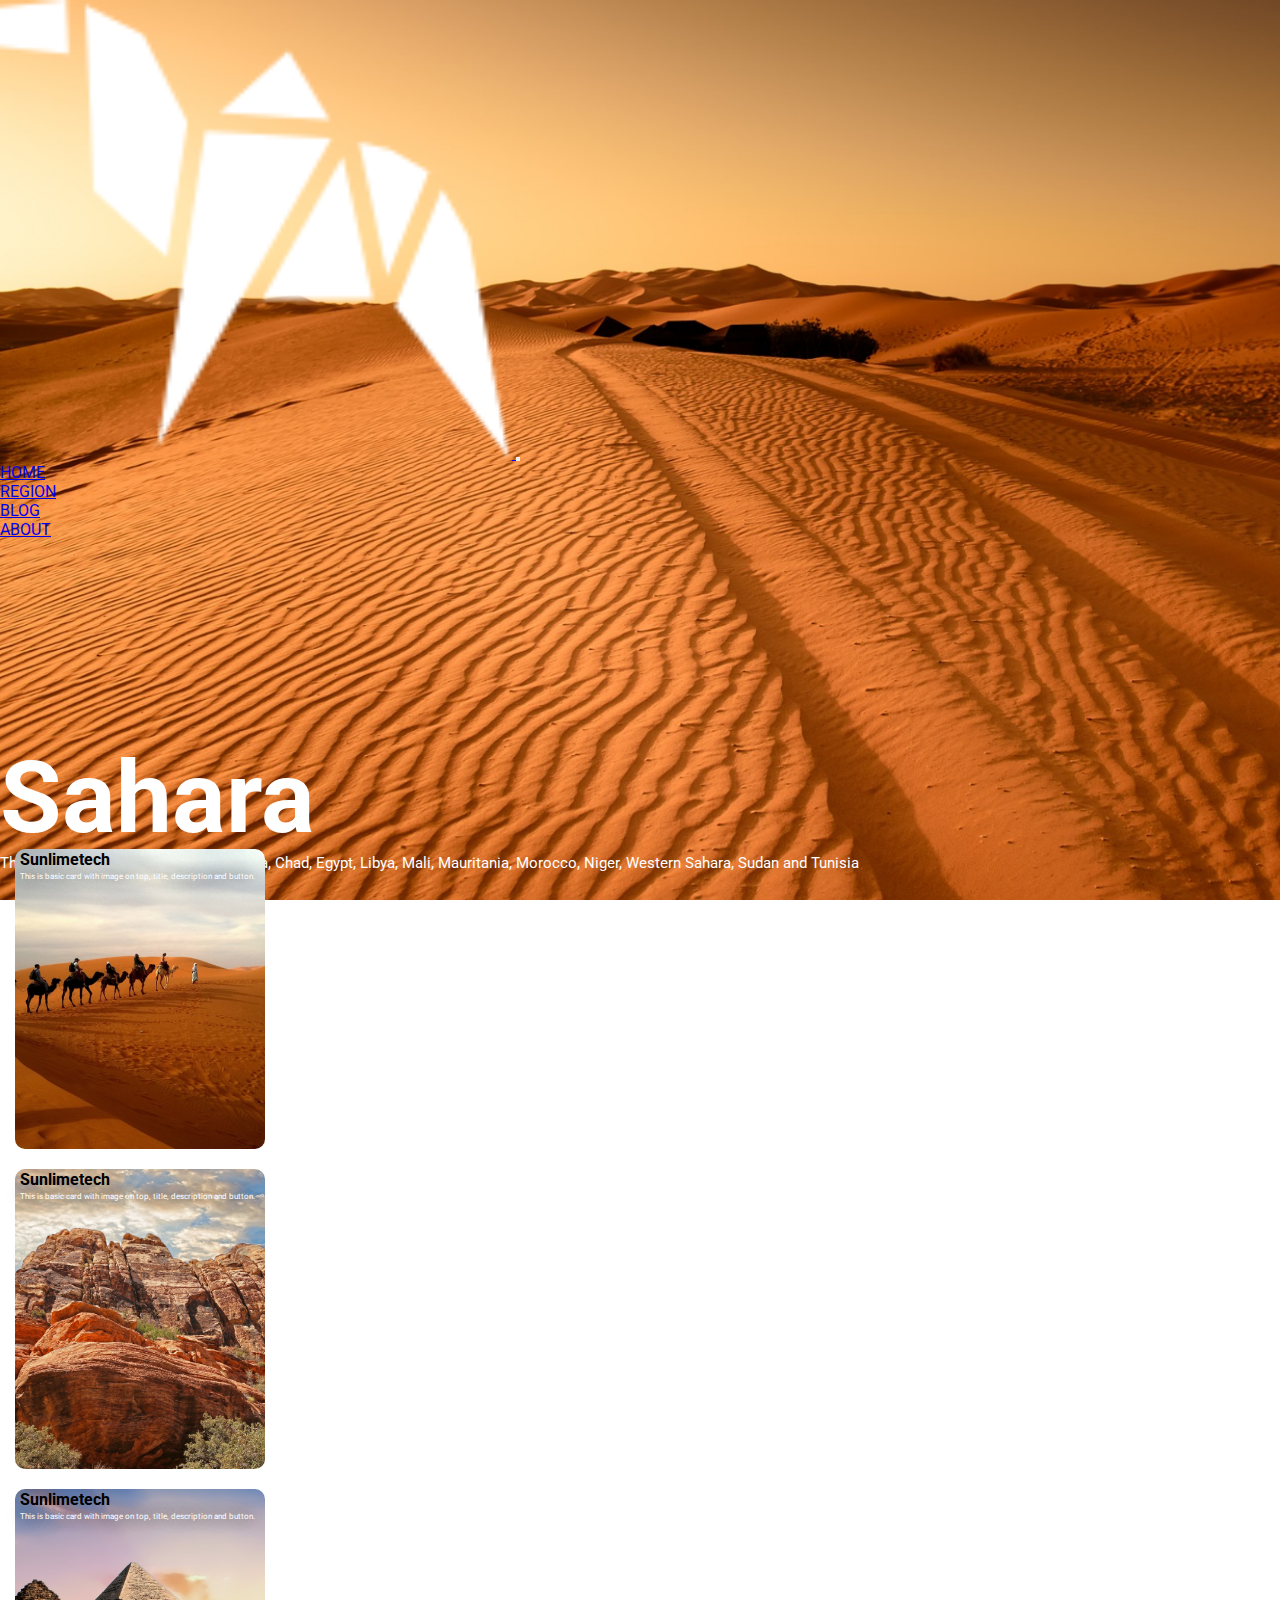
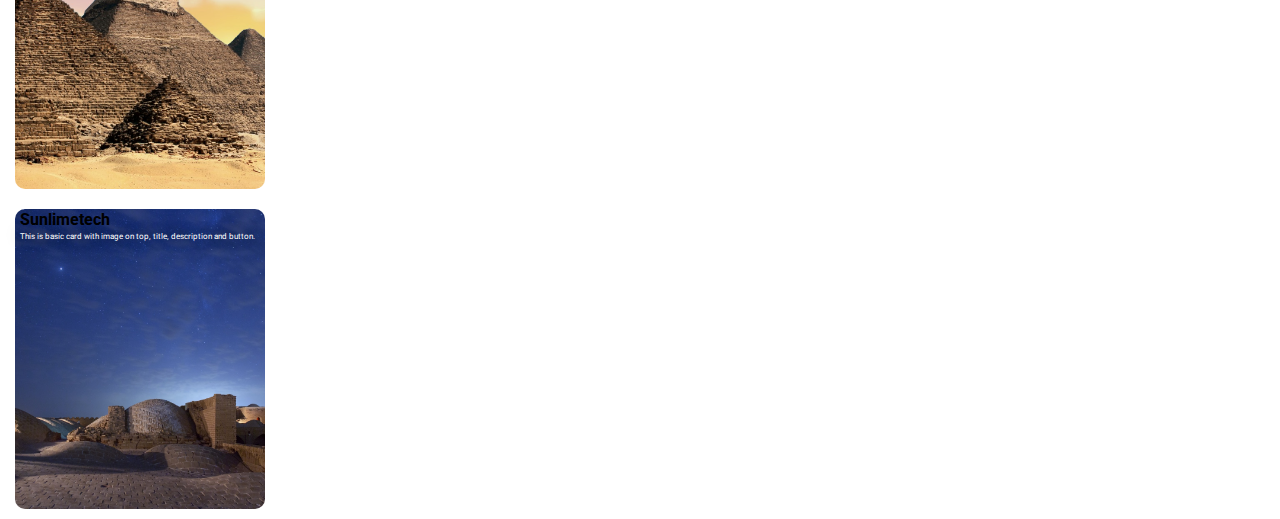
<file: index.html>
<!DOCTYPE html>
<html lang="en">

<head>
    <meta charset="UTF-8">
    <meta http-equiv="X-UA-Compatible" content="IE=edge">
    <meta name="viewport" content="width=device-width, initial-scale=1.0">
    <title>Document</title>

    <link href="https://cdn.jsdelivr.net/npm/bootstrap@5.1.1/dist/css/bootstrap.min.css" rel="stylesheet"
        integrity="sha384-F3w7mX95PdgyTmZZMECAngseQB83DfGTowi0iMjiWaeVhAn4FJkqJByhZMI3AhiU" crossorigin="anonymous">
    <link href="https://fonts.googleapis.com/css2?family=Roboto:wght@300&display=swap" rel="stylesheet">

    <style>
        *{
            margin: 0;
            padding: 0;
            font-family: 'Roboto', sans-serif;

        }

        body {
            width: 100%;
            height: 100vh;
            background-image: url('images/background.png');
            background-size: cover;
            background-repeat: no-repeat;

            
        }

        .logo {
            width: 40%;
        }

        
        h1{
            color:#fff;
            font-size: 100px;

        }

        p{
            color: #fff;
            font-size: 15px;
            line-height: 15px;
        }

        #button{
            width: 180px;
            color: #000;
            font-size: 12px;
            padding: 12px 0;
            background: #fff;
            border: 0;
            border-radius: 20px;
            outline: none;
            margin-top: 30px;
        }
                
        .card{
            width: 250px;
            height: 300px;
            display: inline-block;
            border-radius: 10px;
            padding: 1px 5px;
            box-sizing: border-box;
            cursor: pointer;
            margin: 10px 15px;

            background-position: center;
            background-size: cover;

            transition: 0.5s;
        }

        #card1{
                background-image: url(images/pic-1.png);
        }

        #card2{
            background-image: url(images/pic-2.png);
        }

        #card3{
            background-image: url(images/pic-3.png);
        }

        #card4{
            background-image: url(images/pic-4.png);
        }

        .card:hover {
            transform: translateY(-10px);
        }

        h5{
            color: #fff;
            text-shadow: 0 0 5px #999;
        }

        .card p{
            text-shadow: 0 0 15px #000;
            font-size: 8px;
        }

        @media (max-width: 760px) { 
            #row1{
                margin-top: 180px;
              
                display: flex;
                justify-content: center;
                flex-direction: row;
            }

    
        }

        @media (max-width: 760px) { 
            #row2{
                margin-top: 180px;
                display: flex;
                justify-content: center;
                flex-direction: row;
            }
        }

        @media (max-width: 573px) { 
            #row2{
                margin-top: 10px;
                
            }

            #row3{
                display: flex;
                justify-content: center;
                flex-direction: row;
            }

            #row4{
                display: flex;
                justify-content: center;
                flex-direction: row;
            }
        }


 
    </style>
</head>

<body>
    <nav class="navbar navbar-expand-lg navbar-dark p-md-3">
        <div class="container">
            <!-- <a href="#" class="navbar-brand" > Web</a> -->
            <a class="navbar-brand" href="#"> <img src="images/logo.png" class="logo"> </a>
            <button class="navbar-toggler" type="button" data-bs-toggle="collapse" data-bs-target="#navbarNav"
                aria-controls="navbarNav" aria-expanded="false" aria-label="Toggle navigation">
                <span class="navbar-toggler-icon"></span>
            </button>

            <div class="collapse navbar-collapse" id="navbarNav">
                <div class="mx-auto">

                </div>
                <ul class="navbar-nav">
                    <li class="nav-item">
                        <a href="#" class="nav-link text-white">HOME</a>
                    </li>
                    <li class="nav-item">
                        <a href="#" class="nav-link text-white">REGION</a>
                    </li>
                    <li class="nav-item">
                        <a href="#" class="nav-link text-white">BLOG</a>
                    </li>
                    <li class="nav-item">
                        <a href="#" class="nav-link text-white">ABOUT</a>
                    </li>
                </ul>
            </div>



        </div>
    </nav>

    <div class="container" style="margin-top:100px">
        <!-- Banner Image -->
        <!--  <div class="banner-image w-100 vh-100 d-flex justify-content-center align-items-center">

                <div class="content text-center">
                    <div class="text-white">
                        WEbX
                    </div>
                </div>
            </div> -->

        <div class="row">

            <div class="col-xs-12 col-sm-12 col-md-7" style="height:100px; margin-top: 200px;"> 
                <h1>Sahara</h1>
                <p>The Sahara covers large parts of Algeria, Chad,
                Egypt, Libya, Mali, Mauritania, Morocco, Niger, Western Sahara, Sudan and Tunisia
                    </p>        
    
                <button type="button" id="button">Explore</button>   
               
                    
               
            </div>
            
            <div class="col-xs-12 col-sm-6 col-md-3" id="row1">
                <div class="card" id="card1">
                    <div class="card-body text-center">
                        
                        <h4 class="card-title">Sunlimetech</h4>
                        <p class="card-text">This is basic card with image on top, title, description and button.</p>
                        <a href=" " class="btn btn-primary btn-sm"><i class="fa fa-plus"></i></a>
                    </div>
                </div>
            </div>

            <div class="col-xs-12 col-sm-6 col-md-2" id="row2">
                <div class="card" id="card2">
                    <div class="card-body text-center">
                        
                        <h4 class="card-title">Sunlimetech</h4>
                        <p class="card-text">This is basic card with image on top, title, description and button.</p>
                        <a href=" " class="btn btn-primary btn-sm"><i class="fa fa-plus"></i></a>
                    </div>
                </div>
            </div>

        </div>

        <div class="row">

            <div class="col-xs-12 col-sm-12 col-md-7" id="row3"> 
             
            </div>
            
            <div class="col-xs-12 col-sm-6 col-md-3" id="row2">
                <div class="card" id="card3">
                    <div class="card-body text-center">
                        
                        <h4 class="card-title">Sunlimetech</h4>
                        <p class="card-text">This is basic card with image on top, title, description and button.</p>
                        <a href=" " class="btn btn-primary btn-sm"><i class="fa fa-plus"></i></a>
                    </div>
                </div>
            </div>

            <div class="col-xs-12 col-sm-6 col-md-2" id="row2">
                <div class="card" id="card4">
                    <div class="card-body text-center">
                        
                        <h4 class="card-title">Sunlimetech</h4>
                        <p class="card-text">This is basic card with image on top, title, description and button.</p>
                        <a href=" " class="btn btn-primary btn-sm"><i class="fa fa-plus"></i></a>
                    </div>
                </div>
            </div>

        </div>

        <!-- Main Contetn Area -->
        <!-- <div class="container my-5 d-grid gap-5">
                <div class="p-5 border">
                    <p>
                        Description is the pattern of narrative development that aims to make vivid a place, object, character, or group. Description is one of four rhetorical modes, along with exposition, argumentation, and narration. In practice it would be difficult to write literature that drew on just one of the four basic modes. Wikipedia
                    </p>
                </div>
            </div> -->
    </div>

    <script src="https://cdn.jsdelivr.net/npm/bootstrap@5.1.1/dist/js/bootstrap.bundle.min.js"
        integrity="sha384-/bQdsTh/da6pkI1MST/rWKFNjaCP5gBSY4sEBT38Q/9RBh9AH40zEOg7Hlq2THRZ"
        crossorigin="anonymous">
    </script>

    <script>
        var nav = document.querySelector('nav');
        window.addEventListener('scroll', function () {

            if (window.pageYOffset > 100) {
                nav.classList.add('bg-dark', 'shadow');
            } else
                nav.classList.remove('bg-dark', 'shadow');
        });
    </script>
</body>

</html>
</file>
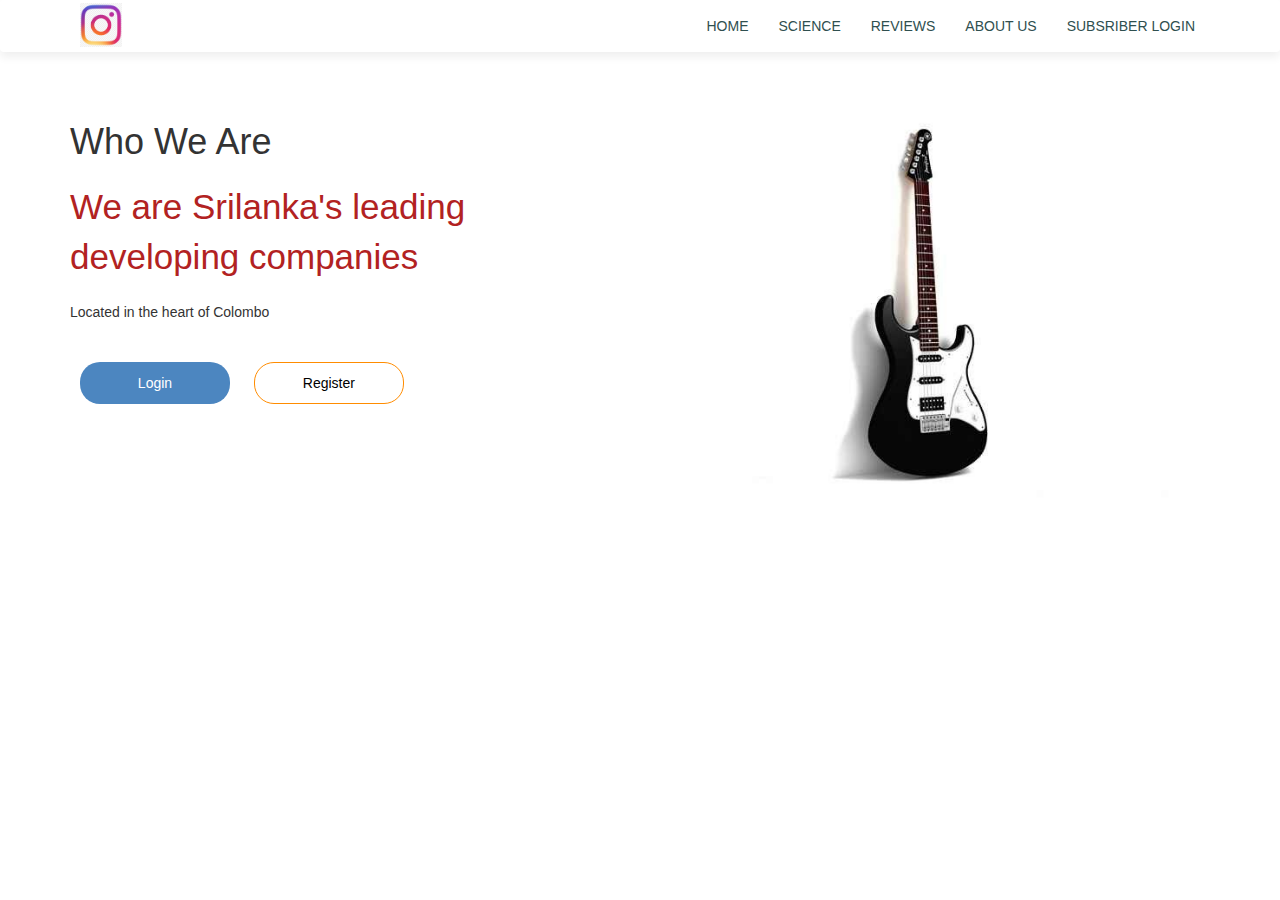
<file: Bootstrap/index.html>
<!DOCTYPE html>
<html lang="en">
<head>
    <meta charset="UTF-8">
    <meta http-equiv="X-UA-Compatible" content="IE=edge">
    <meta name="viewport" content="width=device-width, initial-scale=1.0">
    <title> BootrapWeb </title>

    <link rel="stylesheet" type="text/css" href="style.css">

    <link rel="stylesheet" href="https://maxcdn.bootstrapcdn.com/bootstrap/3.4.1/css/bootstrap.min.css">

    <!-- jQuery library -->
    <script src="https://ajax.googleapis.com/ajax/libs/jquery/3.5.1/jquery.min.js"></script>

    <!-- Latest compiled JavaScript -->
    <script src="https://maxcdn.bootstrapcdn.com/bootstrap/3.4.1/js/bootstrap.min.js"></script>

</head>
<body>
    
    <header class="header">
        <nav class="navbar navbar-style">
            <div class="container">
                <div class="navbar-header">

                    <button type="button" class="navbar-toggle" data-toggle="collapse" data-target="#microne">
                        <span class= "icon-bar"></span>
                        <span class= "icon-bar"></span>
                        <span class= "icon-bar"></span>

                    </button>

                    <a href=""><img class="logo" src="instergram.png"></a>
                </div>

                <div class="collapse navbar-collapse" id="microne">
                    <ul class="nav navbar-nav navbar-right" >
                        <li><a href="">Home</a></li>
                        <li><a href="">Science</a></li>
                        <li><a href="">Reviews</a></li>
                        <li><a href="">About Us</a></li>
                        <li><a href="">Subsriber Login</a></li>

                    </ul>
              </div>
            </div>
        </nav>

        <div class="container">
            <div class="row">
                <div class="col-sm-6 banner-info" >
                    <h1>Who We Are</h1>
                    <p class="big-text">We are Srilanka's leading developing companies </p>
                    <p>Located in the heart of Colombo</p>

                    <a class="btn btn-first" href="#">Login</a>
                    <a class="btn btn-second" href="#">Register</a>

                </div>

                <div class="col-sm-6 banner-image">
                    <img src="eGuitar.jpg" class="img-responsive">
                </div>
            </div>
        </div>


    </header>


</body>
</html>
</file>
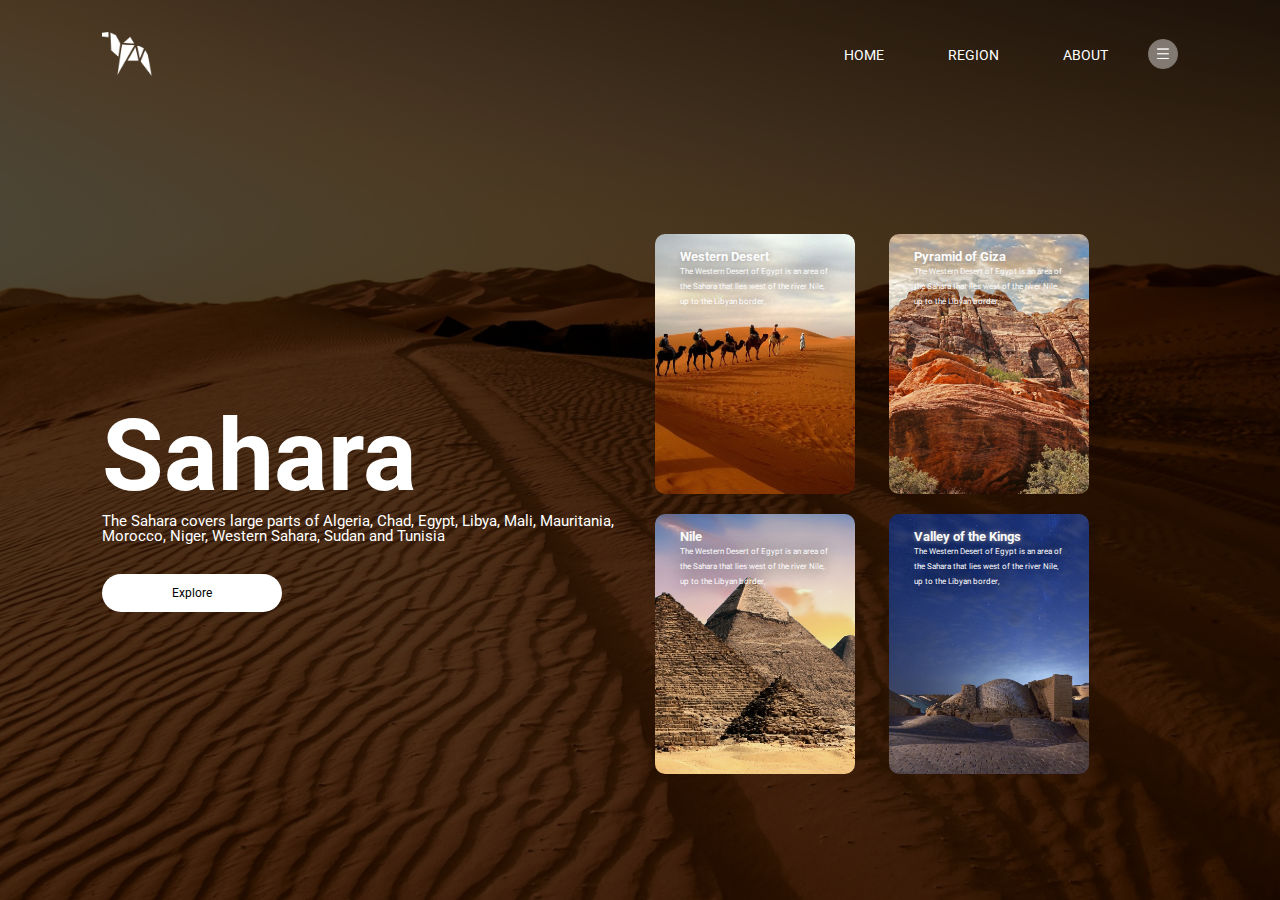
<file: CardHome/index.html>
<!DOCTYPE html>
<html lang="en">
<head>
    <meta charset="UTF-8">
    <meta http-equiv="X-UA-Compatible" content="IE=edge">
    <meta name="viewport" content="width=device-width, initial-scale=1.0">
    <title>CardHome</title>
    
    <link rel="stylesheet" href="style.css">

    <link href="https://fonts.googleapis.com/css2?family=Roboto:wght@300&display=swap" rel="stylesheet"><body>
    <div class="container">
        <div class="navbar">
            <img src="images/logo.png" class="logo">

            <nav>
                <ul>
                    <li><a href="#">HOME</a></li>
                    <li><a href="#">REGION</a></li>
                    <li><a href="#">ABOUT</a></li>
                 </ul>
            </nav>

            <img src="images/menu.png" class="menu-icon">
        </div>
        <div class="row">
            <div class="col">
                <h1>Sahara</h1>
                <p>The Sahara covers large parts of Algeria, Chad,
                     Egypt, Libya, Mali, Mauritania, Morocco, Niger, Western Sahara, Sudan and Tunisia
                </p>

                <button type="button">Explore</button>
            </div>

            <div class="col">
                <div class="col">
                    <div class="card card1">
                        <h5>Western Desert</h5>
                        <p>The Western Desert of Egypt is an area of the Sahara that lies west of the river Nile, up to the Libyan border, 
                            </p>
                    </div>

                    <div class="card card2">
                        <h5>Pyramid of Giza</h5>
                        <p>The Western Desert of Egypt is an area of the Sahara that lies west of the river Nile, up to the Libyan border, </p>
                    </div>
                </div>
                
                <div class="col">
                    <div class="card card3">
                        <h5>Nile</h5>
                        <p>The Western Desert of Egypt is an area of the Sahara that lies west of the river Nile, up to the Libyan border, </p>
                    </div>

                    <div class="card card4" >
                        <h5>Valley of the Kings</h5>
                        <p>The Western Desert of Egypt is an area of the Sahara that lies west of the river Nile, up to the Libyan border, </p>
                    </div>
                </div>
                
            </div>
        </div>

    </div>
</body>
</html>
</file>
<file: Bootstrap/style.css>
*{
    margin: 0;
    padding: 0;
}

.header {
    height: 100vh;
}

.navbar-style {
    box-shadow: 0 5px 10px #efefef;
    text-transform: uppercase;
}

.logo {
    height: 48px;
    padding: 2px 10px;
}

.icon-bar{
    background: black;
}

li a {
    color:darkslategrey;
}

.big-text {
    font-size: 35px;
    margin: 20px 0;
    color: firebrick;
}
a.btn {
    margin:30px 10px;
    width: 150px;
    padding: 10px;
    border-radius: 20px;
}

a.btn-first {
    background-color: rgb(76, 134, 192);
    color: #fff;
}

a.btn-second {
    background-color: transparent;
    border: 1px solid darkorange;
    color: rgb(0, 0, 0);
} 

a.btn:hover {
    background: red;
    border: none;
    color: #fff;
    box-shadow: 5px 5px 10px #999;
    transition: 0.4s;
}

.banner-info, .banner-image{
    margin: 30px 0;

}
</file>
<file: CardHome/style.css>
*{
    margin: 0;
    padding: 0;
    font-family: 'Roboto', sans-serif;

}

.container {
    width: 100%;
    height: 100vh;
    background-image: linear-gradient(rgba(0,0,0,0.7), rgba(0,0,0,0.7)),url(images/background.png);
  /*background image cover the complete web page */
    background-position: center;
    background-size: cover;

    /*container has space from left and right side*/
    padding-left: 8%;
    padding-right: 8%;
    box-sizing: border-box;
}

.navbar {
    height: 12%;
    display: flex;
    align-items: center;

}

.logo {
    width: 50px;
    cursor: pointer;
}

.menu-icon{
    width: 30px;
    cursor: pointer;
    margin-left: 40px;
}

nav{
    flex: 1;
    text-align: right;
}

nav ul li{
    list-style: none;
    display: inline-block;
    margin-left: 60px;
}

nav ul li a{
    text-decoration: none;
    color: #fff;
    font-size: 14px;
}

.row{
    display: flex;
    height: 88%;
    align-items: center;
}

.col{
   flex-basis: 50%; 
}

h1{
    color:#fff;
    font-size: 100px;

}

p{
    color: #fff;
    font-size: 15px;
    line-height: 15px;
}

button{
    width: 180px;
    color: #000;
    font-size: 12px;
    padding: 12px 0;
    background: #fff;
    border: 0;
    border-radius: 20px;
    outline: none;
    margin-top: 30px;
}

.card{
    width: 200px;
    height: 260px;
    display: inline-block;
    border-radius: 10px;
    padding: 15px 25px;
    box-sizing: border-box;
    cursor: pointer;
    margin: 10px 15px;

    background-position: center;
    background-size: cover;

    transition: 0.5s;
}

.card1{
        background-image: url(images/pic-1.png);
}

.card2{
    background-image: url(images/pic-2.png);
}

.card3{
    background-image: url(images/pic-3.png);
}

.card4{
    background-image: url(images/pic-4.png);
}

.card:hover {
    transform: translateY(-10px);
}

h5{
    color: #fff;
    text-shadow: 0 0 5px #999;
}

.card p{
    text-shadow: 0 0 15px #000;
    font-size: 8px;
}
</file>
